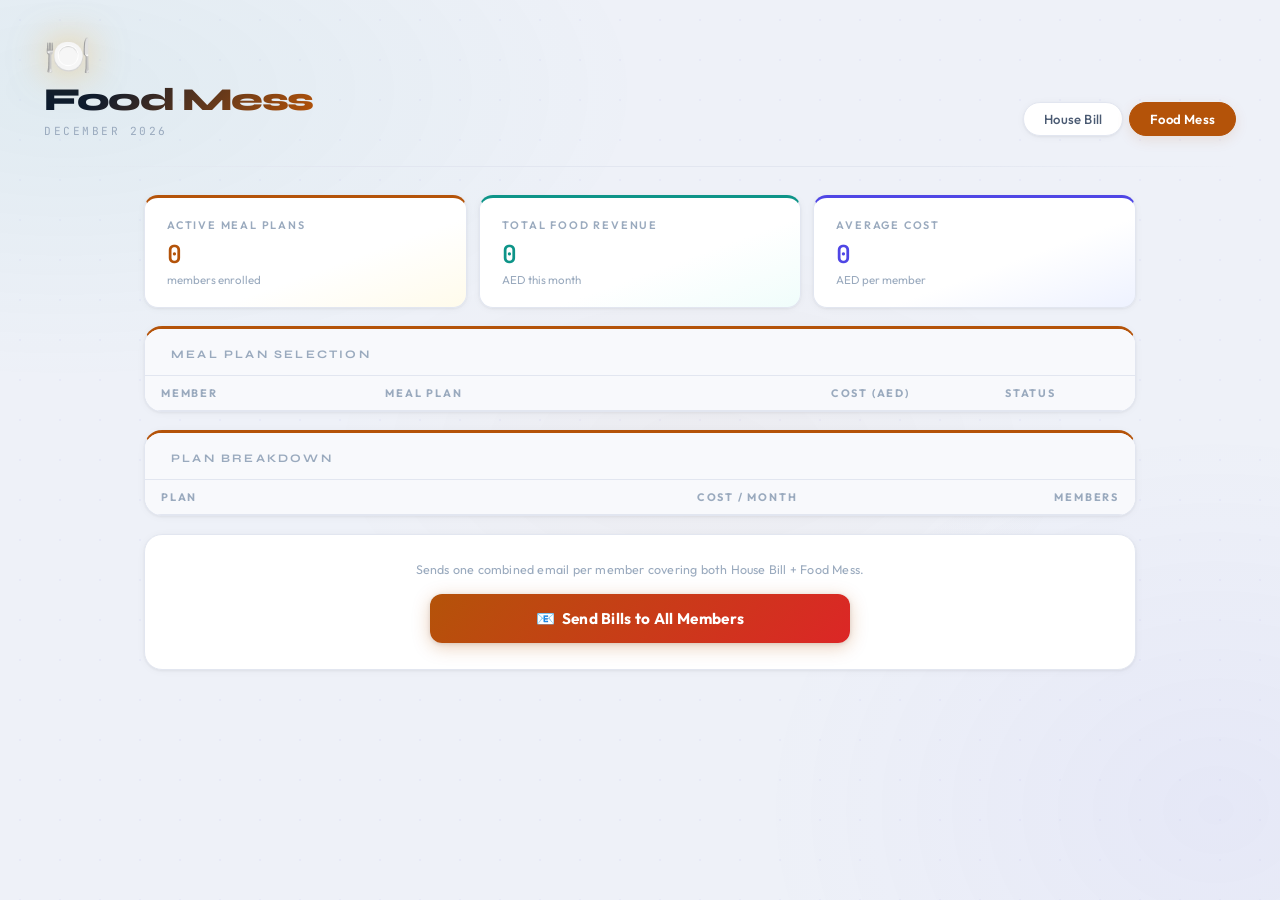
<file: house-expense-splitter/food.html>
<!DOCTYPE html>
<html lang="en">
<head>
  <meta charset="UTF-8" />
  <meta name="viewport" content="width=device-width, initial-scale=1.0" />
  <title>Food Mess Manager</title>
  <link rel="stylesheet" href="style.css" />
</head>
<body>
<div class="page-wrap">

  <!-- Top bar -->
  <div class="top-bar">
    <div class="brand">
      <span class="brand-emoji" style="filter:drop-shadow(0 0 18px rgba(245,158,11,0.5))">🍽️</span>
      <div class="brand-title amber-grad">Food Mess</div>
      <div class="brand-month" id="month-display"></div>
    </div>
    <nav class="nav-pills">
      <a href="index.html">House Bill</a>
      <a href="food.html" class="active-food">Food Mess</a>
    </nav>
  </div>

  <div class="rule"></div>

  <main>

    <!-- Stat chips -->
    <div class="stat-row">
      <div class="stat-chip amber">
        <div class="s-label">Active Meal Plans</div>
        <div class="s-value" id="stat-active">0</div>
        <div class="s-sub">members enrolled</div>
      </div>
      <div class="stat-chip teal">
        <div class="s-label">Total Food Revenue</div>
        <div class="s-value" id="stat-food-total">0</div>
        <div class="s-sub">AED this month</div>
      </div>
      <div class="stat-chip indigo">
        <div class="s-label">Average Cost</div>
        <div class="s-value" id="stat-avg">0</div>
        <div class="s-sub">AED per member</div>
      </div>
    </div>

    <!-- Meal Plan Table -->
    <div class="card stripe-amber">
      <div class="card-head">
        <span class="card-title">Meal Plan Selection</span>
      </div>
      <div class="table-wrap">
        <table>
          <thead>
            <tr>
              <th>Member</th>
              <th>Meal Plan</th>
              <th class="r">Cost (AED)</th>
              <th class="c">Status</th>
            </tr>
          </thead>
          <tbody id="food-table-body"></tbody>
        </table>
      </div>
    </div>

    <!-- Plan breakdown -->
    <div class="card stripe-amber">
      <div class="card-head">
        <span class="card-title">Plan Breakdown</span>
      </div>
      <div class="table-wrap">
        <table>
          <thead>
            <tr>
              <th>Plan</th>
              <th class="r">Cost / Month</th>
              <th class="r">Members</th>
            </tr>
          </thead>
          <tbody id="summary-body"></tbody>
        </table>
      </div>
    </div>

    <!-- Send -->
    <div class="card">
      <div class="send-section">
        <p class="send-note" id="send-note">Sends one combined email per member covering both House Bill + Food Mess.</p>
        <button class="btn-send food-send" id="send-btn" onclick="handleSend()">
          📧&nbsp;&nbsp;Send Bills to All Members
        </button>
      </div>
    </div>

  </main>
</div>

<script src="script.js"></script>
<script>
  let selections = loadFoodSelections();

  document.getElementById("month-display").textContent = getCurrentMonth().toUpperCase();
  renderFoodTable();
  renderSummary();
  updateStats();

  function updateStats() {
    let active = 0, total = 0;
    members.forEach(m => {
      const key = selections[m.name] || "none";
      const cost = MEAL_PLANS[key].cost;
      if (key !== "none") active++;
      total += cost;
    });
    const avg = members.length > 0 ? Math.round(total / members.length) : 0;
    document.getElementById("stat-active").textContent     = active;
    document.getElementById("stat-food-total").textContent = total.toLocaleString();
    document.getElementById("stat-avg").textContent        = avg.toLocaleString();
  }

  let statusCells = [];

  function renderFoodTable() {
    statusCells = [];
    const tbody = document.getElementById("food-table-body");
    tbody.innerHTML = members.map((m, i) => {
      const planKey  = selections[m.name] || "none";
      const plan     = MEAL_PLANS[planKey];
      const initials = m.name.split(" ").map(w => w[0]).join("").slice(0,2).toUpperCase();
      const opts     = Object.entries(MEAL_PLANS).map(([key, p]) =>
        `<option value="${key}" ${key === planKey ? "selected" : ""}>${p.label}</option>`).join("");
      return `<tr>
        <td><div class="name-col">
          <div class="avatar av-amber">${initials}</div>
          <span class="name-text">${escHtml(m.name)}</span>
        </div></td>
        <td><select class="meal-plan" onchange="setPlan('${escHtml(m.name)}', this.value)">${opts}</select></td>
        <td class="total-col amber" id="cost-${i}">${plan.cost.toLocaleString()} AED</td>
        <td class="status-col status-pending" id="status-${i}">—</td>
      </tr>`;
    }).join("");
    statusCells = members.map((_, i) => document.getElementById(`status-${i}`));
  }

  function setPlan(memberName, planKey) {
    selections[memberName] = planKey;
    saveFoodSelections(selections);
    const idx  = members.findIndex(m => m.name === memberName);
    const plan = MEAL_PLANS[planKey];
    document.getElementById(`cost-${idx}`).textContent = plan.cost.toLocaleString() + " AED";
    renderSummary();
    updateStats();
  }

  function renderSummary() {
    const counts = { none: 0, "1x": 0, "2x": 0, "3x": 0 };
    members.forEach(m => { const key = selections[m.name] || "none"; counts[key] = (counts[key] || 0) + 1; });
    const tbody = document.getElementById("summary-body");
    tbody.innerHTML = Object.entries(MEAL_PLANS).map(([key, plan]) => {
      const n = counts[key] || 0;
      return `<tr>
        <td class="name-text" style="padding:12px 16px">${plan.label}</td>
        <td class="amount-col">${plan.cost.toLocaleString()} AED</td>
        <td class="amount-col">${n} member${n !== 1 ? "s" : ""}</td>
      </tr>`;
    }).join("");
  }

  async function handleSend() {
    const btn = document.getElementById("send-btn");
    btn.disabled = true;
    btn.textContent = "Sending…";
    await sendBills(statusCells);
    btn.disabled = false;
    btn.innerHTML = "📧&nbsp;&nbsp;Send Bills to All Members";
  }

  function escHtml(str) {
    return String(str).replace(/&/g,"&amp;").replace(/</g,"&lt;").replace(/>/g,"&gt;").replace(/"/g,"&quot;");
  }
</script>
</body>
</html>
</file>
<file: house-expense-splitter/style.css>
@import url('https://fonts.googleapis.com/css2?family=Syne:wght@700;800&family=Outfit:wght@300;400;500;600&family=JetBrains+Mono:wght@400;600&display=swap');

/* ── Tokens ─────────────────────────────────────────────────────────────── */
:root {
  --bg:           #eef1f8;
  --surface:      #ffffff;
  --surface-2:    #f8f9fc;
  --border:       #e2e6f0;
  --border-h:     #c8d0e4;
  --text-1:       #0d1b2e;
  --text-2:       #4a5a72;
  --text-3:       #9aaabe;
  --teal:         #0d9488;
  --teal-light:   #f0fdfb;
  --teal-mid:     #ccfbf1;
  --teal-glow:    rgba(13,148,136,0.14);
  --amber:        #b45309;
  --amber-light:  #fffbeb;
  --amber-mid:    #fde68a;
  --amber-glow:   rgba(180,83,9,0.12);
  --indigo:       #4f46e5;
  --indigo-light: #eef2ff;
  --indigo-mid:   #c7d2fe;
  --indigo-glow:  rgba(79,70,229,0.12);
  --red:          #dc2626;
  --green:        #059669;
  --shadow-sm:    0 1px 3px rgba(0,0,0,0.06), 0 1px 8px rgba(0,0,0,0.04);
  --shadow-md:    0 2px 8px rgba(0,0,0,0.06), 0 6px 24px rgba(0,0,0,0.05);
  --shadow-lg:    0 4px 16px rgba(0,0,0,0.08), 0 12px 40px rgba(0,0,0,0.06);
  --radius-card:  18px;
  --radius-input: 11px;
}

/* ── Reset ───────────────────────────────────────────────────────────────── */
*, *::before, *::after { box-sizing: border-box; margin: 0; padding: 0; }
html { scroll-behavior: smooth; }

body {
  font-family: 'Outfit', sans-serif;
  background: var(--bg);
  color: var(--text-1);
  min-height: 100vh;
  overflow-x: hidden;
}

/* ── Background texture ──────────────────────────────────────────────────── */
body::before {
  content: '';
  position: fixed;
  inset: 0;
  z-index: 0;
  pointer-events: none;
  background:
    radial-gradient(ellipse 70% 50% at 5%  10%,  rgba(13,148,136,0.06) 0%, transparent 65%),
    radial-gradient(ellipse 55% 65% at 95% 90%,  rgba(79,70,229,0.05)  0%, transparent 65%),
    radial-gradient(ellipse 50% 40% at 55% 50%,  rgba(180,83,9,0.03)   0%, transparent 60%);
}

body::after {
  content: '';
  position: fixed;
  inset: 0;
  z-index: 0;
  pointer-events: none;
  background-image: radial-gradient(circle, rgba(79,70,229,0.04) 1px, transparent 1px);
  background-size: 40px 40px;
}

/* ── Page wrapper ────────────────────────────────────────────────────────── */
.page-wrap {
  position: relative;
  z-index: 1;
  min-height: 100vh;
  display: flex;
  flex-direction: column;
}

/* ── Top bar ─────────────────────────────────────────────────────────────── */
.top-bar {
  display: flex;
  align-items: flex-end;
  justify-content: space-between;
  padding: 36px 44px 0;
  gap: 24px;
  background: transparent;
}

.brand-emoji {
  font-size: 2.4rem;
  line-height: 1;
  display: block;
  margin-bottom: 10px;
  filter: drop-shadow(0 4px 10px rgba(13,148,136,0.25));
}

.brand-title {
  font-family: 'Syne', sans-serif;
  font-size: 2rem;
  font-weight: 800;
  letter-spacing: -1.5px;
  line-height: 1;
  background: linear-gradient(130deg, #0d1b2e 20%, var(--teal) 100%);
  -webkit-background-clip: text;
  -webkit-text-fill-color: transparent;
  background-clip: text;
}

.brand-title.amber-grad {
  background: linear-gradient(130deg, #0d1b2e 20%, var(--amber) 100%);
  -webkit-background-clip: text;
  background-clip: text;
}

.brand-month {
  font-family: 'JetBrains Mono', monospace;
  font-size: 0.7rem;
  letter-spacing: 2.5px;
  text-transform: uppercase;
  color: var(--text-3);
  margin-top: 8px;
}

/* ── Nav pills ───────────────────────────────────────────────────────────── */
.nav-pills {
  display: flex;
  gap: 6px;
  padding-bottom: 2px;
}

.nav-pills a {
  font-size: 0.82rem;
  font-weight: 500;
  font-family: 'Outfit', sans-serif;
  color: var(--text-2);
  text-decoration: none;
  padding: 8px 20px;
  border-radius: 100px;
  border: 1.5px solid var(--border);
  letter-spacing: 0.2px;
  background: var(--surface);
  transition: all .22s;
  box-shadow: var(--shadow-sm);
}

.nav-pills a:hover {
  border-color: var(--border-h);
  color: var(--text-1);
  box-shadow: var(--shadow-md);
  transform: translateY(-1px);
}

.nav-pills a.active-house {
  color: #fff;
  background: var(--teal);
  border-color: var(--teal);
  font-weight: 600;
  box-shadow: 0 4px 14px var(--teal-glow);
}

.nav-pills a.active-food {
  color: #fff;
  background: var(--amber);
  border-color: var(--amber);
  font-weight: 600;
  box-shadow: 0 4px 14px var(--amber-glow);
}

/* ── Divider ─────────────────────────────────────────────────────────────── */
.rule {
  height: 1px;
  background: linear-gradient(90deg, transparent 0%, var(--border) 25%, var(--border) 75%, transparent 100%);
  margin: 28px 44px 0;
}

/* ── Main ────────────────────────────────────────────────────────────────── */
main {
  flex: 1;
  padding: 28px 44px 64px;
  max-width: 1080px;
  width: 100%;
  margin: 0 auto;
  display: flex;
  flex-direction: column;
  gap: 18px;
}

/* ── Stat chips ──────────────────────────────────────────────────────────── */
.stat-row {
  display: grid;
  grid-template-columns: repeat(3, 1fr);
  gap: 12px;
}

.stat-chip {
  background: var(--surface);
  border: 1.5px solid var(--border);
  border-radius: 14px;
  padding: 20px 22px;
  box-shadow: var(--shadow-sm);
  transition: box-shadow .25s, transform .2s, border-color .2s;
  animation: fadeUp .45s ease both;
}

.stat-chip:hover {
  box-shadow: var(--shadow-md);
  border-color: var(--border-h);
  transform: translateY(-2px);
}

.stat-chip.teal   { border-top: 3px solid var(--teal);   background: linear-gradient(160deg, #fff 60%, var(--teal-light) 100%); }
.stat-chip.amber  { border-top: 3px solid var(--amber);  background: linear-gradient(160deg, #fff 60%, var(--amber-light) 100%); }
.stat-chip.indigo { border-top: 3px solid var(--indigo); background: linear-gradient(160deg, #fff 60%, var(--indigo-light) 100%); }

.stat-chip .s-label {
  font-size: 0.68rem;
  font-weight: 600;
  letter-spacing: 1.8px;
  text-transform: uppercase;
  color: var(--text-3);
  margin-bottom: 10px;
}

.stat-chip .s-value {
  font-family: 'JetBrains Mono', monospace;
  font-size: 1.55rem;
  font-weight: 600;
  line-height: 1;
}

.stat-chip .s-sub {
  font-size: 0.72rem;
  color: var(--text-3);
  margin-top: 5px;
}

.stat-chip.teal   .s-value { color: var(--teal);   }
.stat-chip.amber  .s-value { color: var(--amber);  }
.stat-chip.indigo .s-value { color: var(--indigo); }

/* ── Card ────────────────────────────────────────────────────────────────── */
.card {
  background: var(--surface);
  border: 1.5px solid var(--border);
  border-radius: var(--radius-card);
  box-shadow: var(--shadow-sm);
  overflow: hidden;
  transition: box-shadow .25s, border-color .25s;
  animation: fadeUp .45s ease both;
}

.card:hover {
  box-shadow: var(--shadow-md);
  border-color: var(--border-h);
}

.card.stripe-teal  { border-top: 3px solid var(--teal);  }
.card.stripe-amber { border-top: 3px solid var(--amber); }

@keyframes fadeUp {
  from { opacity: 0; transform: translateY(12px); }
  to   { opacity: 1; transform: translateY(0); }
}

.card:nth-child(1) { animation-delay: .05s; }
.card:nth-child(2) { animation-delay: .10s; }
.card:nth-child(3) { animation-delay: .15s; }
.card:nth-child(4) { animation-delay: .20s; }

.card-head {
  padding: 18px 26px 14px;
  border-bottom: 1px solid var(--border);
  display: flex;
  align-items: center;
  justify-content: space-between;
  background: var(--surface-2);
}

.card-title {
  font-family: 'Syne', sans-serif;
  font-size: 0.72rem;
  font-weight: 700;
  letter-spacing: 2.2px;
  text-transform: uppercase;
  color: var(--text-3);
}

.card-body { padding: 22px 26px; }

/* ── Add expense form ────────────────────────────────────────────────────── */
.add-form {
  display: flex;
  gap: 10px;
  align-items: center;
}

.add-form input {
  flex: 1;
  background: var(--surface-2);
  border: 1.5px solid var(--border);
  border-radius: var(--radius-input);
  padding: 11px 16px;
  font-family: 'Outfit', sans-serif;
  font-size: 0.88rem;
  color: var(--text-1);
  outline: none;
  transition: all .22s;
  min-width: 0;
  box-shadow: inset 0 1px 3px rgba(0,0,0,0.04);
}

.add-form input::placeholder { color: var(--text-3); }

.add-form input:focus {
  border-color: var(--teal);
  background: var(--teal-light);
  box-shadow: 0 0 0 3px var(--teal-glow), inset 0 1px 3px rgba(0,0,0,0.03);
}

.btn-add {
  padding: 11px 22px;
  background: var(--teal);
  color: #fff;
  border: none;
  border-radius: var(--radius-input);
  font-family: 'Outfit', sans-serif;
  font-size: 0.88rem;
  font-weight: 700;
  cursor: pointer;
  white-space: nowrap;
  transition: all .2s;
  box-shadow: 0 2px 10px var(--teal-glow), 0 1px 3px rgba(0,0,0,0.1);
}

.btn-add:hover {
  background: #0f766e;
  transform: translateY(-1px);
  box-shadow: 0 4px 16px var(--teal-glow), 0 2px 6px rgba(0,0,0,0.1);
}

.btn-add:active { transform: none; }

/* ── Expense list ────────────────────────────────────────────────────────── */
.expense-list {
  margin-top: 16px;
  display: flex;
  flex-direction: column;
  gap: 7px;
}

.expense-item {
  display: flex;
  align-items: center;
  gap: 12px;
  padding: 11px 16px;
  background: var(--surface-2);
  border: 1.5px solid var(--border);
  border-left: 3px solid var(--teal);
  border-radius: 10px;
  animation: slideRight .22s ease;
  transition: background .15s, box-shadow .15s;
}

@keyframes slideRight {
  from { opacity: 0; transform: translateX(-8px); }
  to   { opacity: 1; transform: translateX(0); }
}

.expense-item:hover {
  background: var(--teal-light);
  box-shadow: var(--shadow-sm);
}

.item-name {
  flex: 1;
  font-size: 0.87rem;
  color: var(--text-1);
  font-weight: 400;
}

.item-amount {
  font-family: 'JetBrains Mono', monospace;
  font-size: 0.87rem;
  font-weight: 600;
  color: var(--teal);
}

.btn-delete {
  background: none;
  border: none;
  cursor: pointer;
  color: var(--text-3);
  font-size: 0.78rem;
  width: 26px;
  height: 26px;
  border-radius: 6px;
  display: flex;
  align-items: center;
  justify-content: center;
  transition: all .2s;
  flex-shrink: 0;
}

.btn-delete:hover {
  color: var(--red);
  background: rgba(220,38,38,0.08);
}

/* ── Expense total ───────────────────────────────────────────────────────── */
.expense-total {
  margin-top: 14px;
  padding: 14px 18px;
  background: var(--teal-light);
  border: 1.5px solid var(--teal-mid);
  border-radius: 10px;
  display: flex;
  justify-content: space-between;
  align-items: center;
  flex-wrap: wrap;
  gap: 8px;
}

.expense-total .et-label {
  font-size: 0.78rem;
  color: var(--text-3);
}

.expense-total .et-nums {
  display: flex;
  gap: 20px;
  align-items: center;
}

.expense-total .et-item {
  display: flex;
  flex-direction: column;
  align-items: flex-end;
}

.expense-total .et-item .et-num {
  font-family: 'JetBrains Mono', monospace;
  font-size: 1rem;
  font-weight: 600;
  color: var(--teal);
}

.expense-total .et-item .et-sub {
  font-size: 0.67rem;
  color: var(--text-3);
  letter-spacing: 0.5px;
  text-transform: uppercase;
}

.empty-msg {
  text-align: center;
  padding: 28px;
  color: var(--text-3);
  font-size: 0.83rem;
  font-style: italic;
}

/* ── Table ───────────────────────────────────────────────────────────────── */
.table-wrap { overflow-x: auto; }

table { width: 100%; border-collapse: collapse; }

thead th {
  padding: 10px 16px;
  font-size: 0.68rem;
  font-weight: 700;
  text-transform: uppercase;
  letter-spacing: 1.8px;
  color: var(--text-3);
  border-bottom: 1.5px solid var(--border);
  text-align: left;
  background: var(--surface-2);
  white-space: nowrap;
}

thead th.r { text-align: right; }
thead th.c { text-align: center; }

tbody tr {
  border-bottom: 1px solid var(--border);
  transition: background .15s;
}

tbody tr:last-child { border-bottom: none; }

tbody tr:hover { background: #f7f9ff; }

tbody td {
  padding: 12px 16px;
  font-size: 0.86rem;
  color: var(--text-2);
  vertical-align: middle;
}

/* Avatar + name */
.name-col {
  display: flex;
  align-items: center;
  gap: 11px;
}

.avatar {
  width: 32px;
  height: 32px;
  border-radius: 8px;
  background: linear-gradient(135deg, var(--teal-mid), #99f6e4);
  border: 1.5px solid rgba(13,148,136,0.2);
  display: flex;
  align-items: center;
  justify-content: center;
  font-family: 'Syne', sans-serif;
  font-size: 0.68rem;
  font-weight: 700;
  color: var(--teal);
  flex-shrink: 0;
  letter-spacing: 0.5px;
  box-shadow: 0 1px 4px rgba(13,148,136,0.15);
}

.avatar.av-amber {
  background: linear-gradient(135deg, var(--amber-mid), #fcd34d);
  border-color: rgba(180,83,9,0.2);
  color: var(--amber);
  box-shadow: 0 1px 4px rgba(180,83,9,0.15);
}

.name-text {
  font-weight: 500;
  color: var(--text-1);
  font-size: 0.87rem;
  white-space: nowrap;
}

.amount-col {
  font-family: 'JetBrains Mono', monospace;
  font-size: 0.83rem;
  text-align: right;
  color: var(--text-2);
}

.total-col {
  font-family: 'JetBrains Mono', monospace;
  font-size: 0.88rem;
  font-weight: 600;
  color: var(--teal);
  text-align: right;
}

.total-col.amber { color: var(--amber); }

.status-col { text-align: center; width: 52px; }

/* ── Status ──────────────────────────────────────────────────────────────── */
.status-pending { color: var(--text-3); font-size: 0.75rem; }
.status-sending { color: var(--amber); animation: statusBeat .7s ease-in-out infinite; }
.status-sent    { color: var(--green); }
.status-failed  { color: var(--red);   }

@keyframes statusBeat {
  0%,100% { opacity: 1;   transform: scale(1);    }
  50%      { opacity: .2;  transform: scale(0.75); }
}

/* ── Meal plan select ────────────────────────────────────────────────────── */
select.meal-plan {
  background: var(--surface-2);
  border: 1.5px solid var(--border);
  border-radius: 8px;
  padding: 7px 30px 7px 11px;
  font-family: 'Outfit', sans-serif;
  font-size: 0.83rem;
  color: var(--text-1);
  cursor: pointer;
  outline: none;
  transition: all .2s;
  -webkit-appearance: none;
  appearance: none;
  background-image: url("data:image/svg+xml,%3Csvg xmlns='http://www.w3.org/2000/svg' width='10' height='7' viewBox='0 0 10 7'%3E%3Cpath d='M1 1l4 4 4-4' stroke='%239aaabe' stroke-width='1.5' fill='none' stroke-linecap='round' stroke-linejoin='round'/%3E%3C/svg%3E");
  background-repeat: no-repeat;
  background-position: right 10px center;
  box-shadow: inset 0 1px 2px rgba(0,0,0,0.04);
}

select.meal-plan:focus {
  border-color: var(--amber);
  background-color: var(--amber-light);
  box-shadow: 0 0 0 3px var(--amber-glow);
}

/* ── Send section ────────────────────────────────────────────────────────── */
.send-section {
  padding: 26px 28px;
  display: flex;
  flex-direction: column;
  align-items: center;
  gap: 14px;
}

.send-note {
  font-size: 0.78rem;
  color: var(--text-3);
  text-align: center;
  letter-spacing: 0.2px;
  line-height: 1.5;
}

.btn-send {
  width: 100%;
  max-width: 420px;
  padding: 15px 32px;
  border: none;
  border-radius: 12px;
  font-family: 'Outfit', sans-serif;
  font-size: 0.96rem;
  font-weight: 700;
  letter-spacing: 0.3px;
  cursor: pointer;
  position: relative;
  overflow: hidden;
  transition: all .3s;
  color: #fff;
}

.btn-send.house-send {
  background: linear-gradient(130deg, #0d9488 0%, #4f46e5 100%);
  box-shadow: 0 4px 18px rgba(13,148,136,0.3), 0 1px 4px rgba(0,0,0,0.12);
}

.btn-send.food-send {
  background: linear-gradient(130deg, #b45309 0%, #dc2626 100%);
  box-shadow: 0 4px 18px rgba(180,83,9,0.28), 0 1px 4px rgba(0,0,0,0.12);
}

/* shimmer */
.btn-send::before {
  content: '';
  position: absolute;
  inset: 0;
  background: linear-gradient(110deg,
    transparent 0%,
    rgba(255,255,255,0.22) 40%,
    rgba(255,255,255,0.08) 55%,
    transparent 100%);
  transform: translateX(-110%);
  transition: transform .5s ease;
}

.btn-send:hover::before { transform: translateX(110%); }

.btn-send:hover { transform: translateY(-2px); }

.btn-send.house-send:hover {
  box-shadow: 0 8px 28px rgba(13,148,136,0.38), 0 2px 8px rgba(0,0,0,0.1);
}

.btn-send.food-send:hover {
  box-shadow: 0 8px 28px rgba(180,83,9,0.36), 0 2px 8px rgba(0,0,0,0.1);
}

.btn-send:active { transform: translateY(0); }

.btn-send:disabled {
  background: var(--border) !important;
  color: var(--text-3) !important;
  cursor: not-allowed;
  transform: none !important;
  box-shadow: none !important;
}

.btn-send:disabled::before { display: none; }

/* ── Responsive ──────────────────────────────────────────────────────────── */
@media (max-width: 720px) {
  .top-bar  { padding: 22px 22px 0; flex-direction: column; align-items: flex-start; }
  .rule     { margin: 20px 22px 0; }
  main      { padding: 20px 20px 50px; }
  .stat-row { grid-template-columns: 1fr 1fr; }
  .stat-chip:last-child { grid-column: 1 / -1; }
  .brand-title { font-size: 1.6rem; }
  .add-form { flex-wrap: wrap; }
  .add-form input:first-child { flex: 1 1 100%; }
  .card-body { padding: 16px; }
  .card-head { padding: 14px 16px; }
  .send-section { padding: 18px 16px; }
  thead th:nth-child(3), tbody td:nth-child(3) { display: none; }
}
</file>
